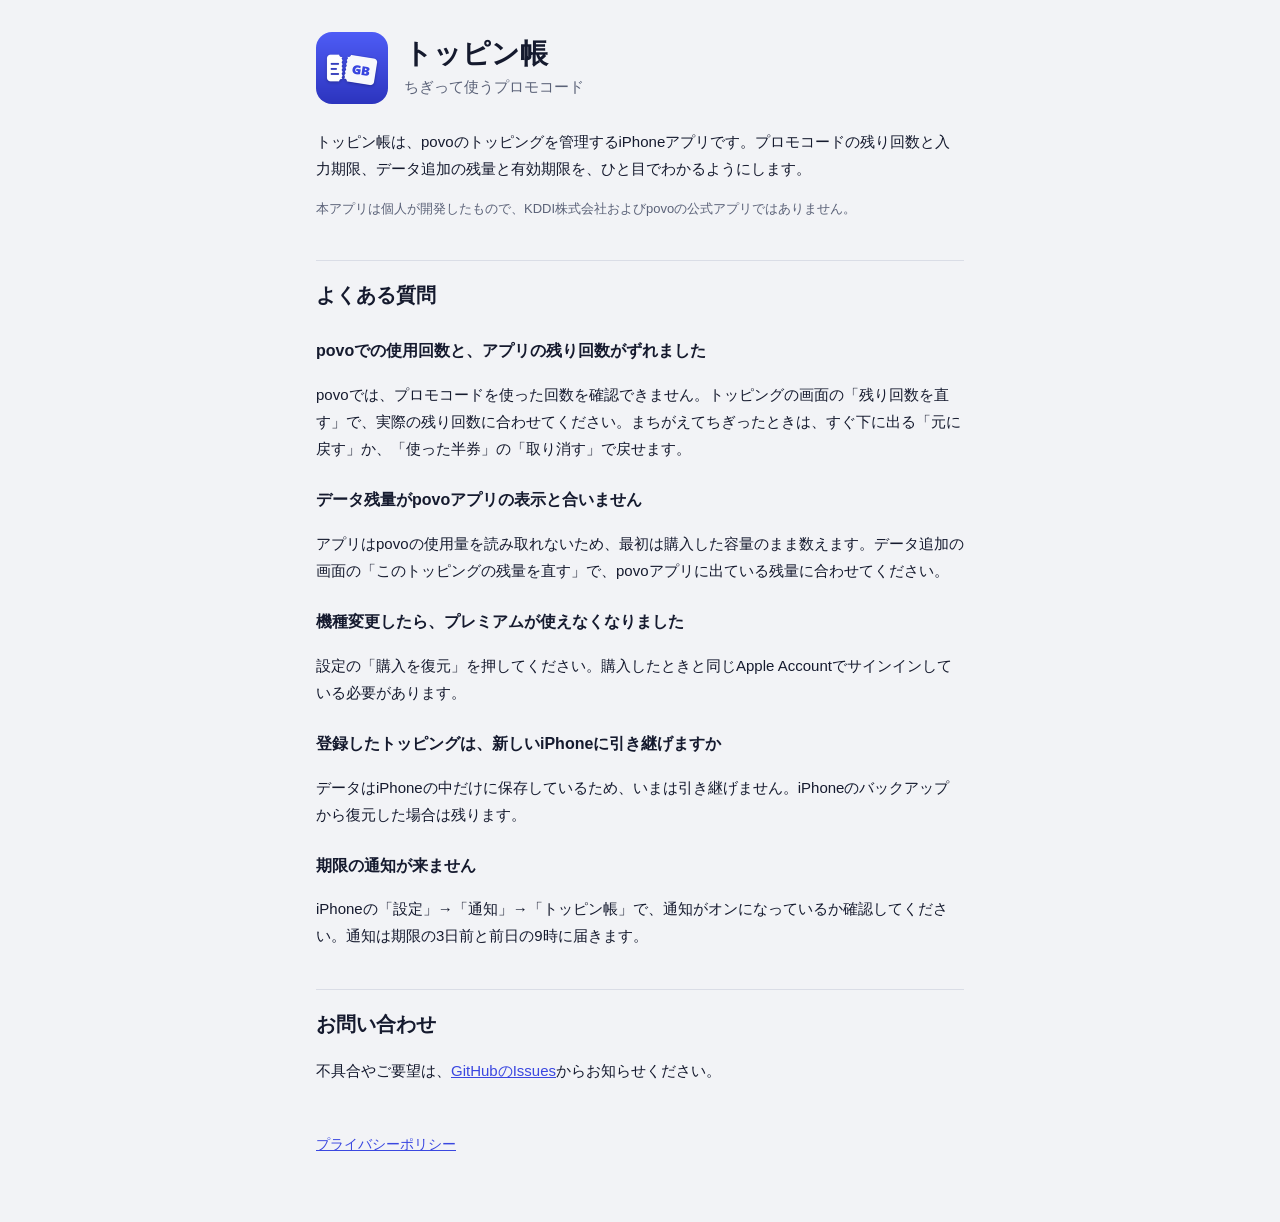
<file: index.html>
<!doctype html>
<html lang="ja">
<head>
<meta charset="utf-8">
<meta name="viewport" content="width=device-width, initial-scale=1">
<title>トッピン帳 サポート</title>
<link rel="stylesheet" href="style.css">
</head>
<body>
<main>
  <header>
    <img src="icon.png" alt="" width="72" height="72">
    <div>
      <h1>トッピン帳</h1>
      <p class="sub">ちぎって使うプロモコード</p>
    </div>
  </header>

  <p>トッピン帳は、povoのトッピングを管理するiPhoneアプリです。プロモコードの残り回数と入力期限、データ追加の残量と有効期限を、ひと目でわかるようにします。</p>
  <p class="note">本アプリは個人が開発したもので、KDDI株式会社およびpovoの公式アプリではありません。</p>

  <h2>よくある質問</h2>

  <h3>povoでの使用回数と、アプリの残り回数がずれました</h3>
  <p>povoでは、プロモコードを使った回数を確認できません。トッピングの画面の「残り回数を直す」で、実際の残り回数に合わせてください。まちがえてちぎったときは、すぐ下に出る「元に戻す」か、「使った半券」の「取り消す」で戻せます。</p>

  <h3>データ残量がpovoアプリの表示と合いません</h3>
  <p>アプリはpovoの使用量を読み取れないため、最初は購入した容量のまま数えます。データ追加の画面の「このトッピングの残量を直す」で、povoアプリに出ている残量に合わせてください。</p>

  <h3>機種変更したら、プレミアムが使えなくなりました</h3>
  <p>設定の「購入を復元」を押してください。購入したときと同じApple Accountでサインインしている必要があります。</p>

  <h3>登録したトッピングは、新しいiPhoneに引き継げますか</h3>
  <p>データはiPhoneの中だけに保存しているため、いまは引き継げません。iPhoneのバックアップから復元した場合は残ります。</p>

  <h3>期限の通知が来ません</h3>
  <p>iPhoneの「設定」→「通知」→「トッピン帳」で、通知がオンになっているか確認してください。通知は期限の3日前と前日の9時に届きます。</p>

  <h2>お問い合わせ</h2>
  <p>不具合やご要望は、<a href="https://github.com/toshikimatsu/toppincho-support/issues">GitHubのIssues</a>からお知らせください。</p>

  <footer>
    <a href="privacy.html">プライバシーポリシー</a>
  </footer>
</main>
</body>
</html>
</file>
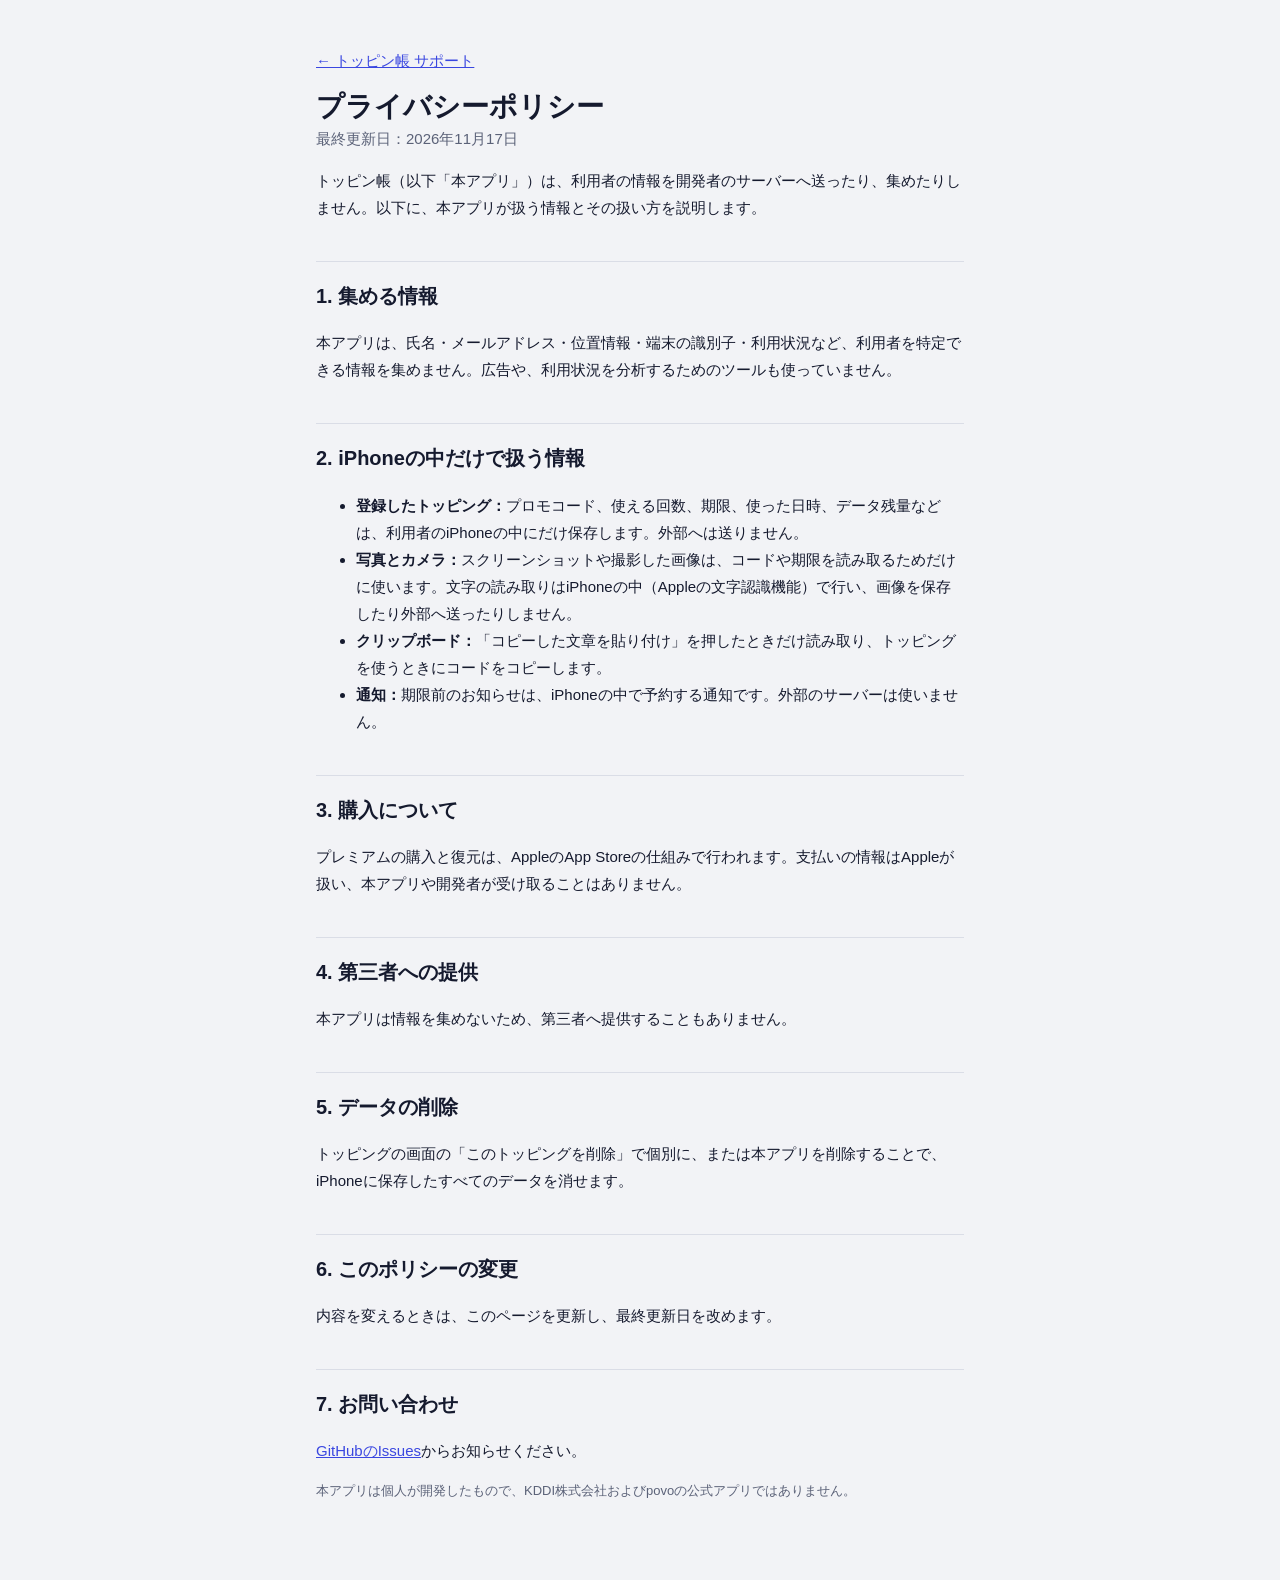
<file: privacy.html>
<!doctype html>
<html lang="ja">
<head>
<meta charset="utf-8">
<meta name="viewport" content="width=device-width, initial-scale=1">
<title>トッピン帳 プライバシーポリシー</title>
<link rel="stylesheet" href="style.css">
</head>
<body>
<main>
  <p><a href="./">← トッピン帳 サポート</a></p>
  <h1>プライバシーポリシー</h1>
  <p class="sub">最終更新日：2026年11月17日</p>

  <p>トッピン帳（以下「本アプリ」）は、利用者の情報を開発者のサーバーへ送ったり、集めたりしません。以下に、本アプリが扱う情報とその扱い方を説明します。</p>

  <h2>1. 集める情報</h2>
  <p>本アプリは、氏名・メールアドレス・位置情報・端末の識別子・利用状況など、利用者を特定できる情報を集めません。広告や、利用状況を分析するためのツールも使っていません。</p>

  <h2>2. iPhoneの中だけで扱う情報</h2>
  <ul>
    <li><strong>登録したトッピング：</strong>プロモコード、使える回数、期限、使った日時、データ残量などは、利用者のiPhoneの中にだけ保存します。外部へは送りません。</li>
    <li><strong>写真とカメラ：</strong>スクリーンショットや撮影した画像は、コードや期限を読み取るためだけに使います。文字の読み取りはiPhoneの中（Appleの文字認識機能）で行い、画像を保存したり外部へ送ったりしません。</li>
    <li><strong>クリップボード：</strong>「コピーした文章を貼り付け」を押したときだけ読み取り、トッピングを使うときにコードをコピーします。</li>
    <li><strong>通知：</strong>期限前のお知らせは、iPhoneの中で予約する通知です。外部のサーバーは使いません。</li>
  </ul>

  <h2>3. 購入について</h2>
  <p>プレミアムの購入と復元は、AppleのApp Storeの仕組みで行われます。支払いの情報はAppleが扱い、本アプリや開発者が受け取ることはありません。</p>

  <h2>4. 第三者への提供</h2>
  <p>本アプリは情報を集めないため、第三者へ提供することもありません。</p>

  <h2>5. データの削除</h2>
  <p>トッピングの画面の「このトッピングを削除」で個別に、または本アプリを削除することで、iPhoneに保存したすべてのデータを消せます。</p>

  <h2>6. このポリシーの変更</h2>
  <p>内容を変えるときは、このページを更新し、最終更新日を改めます。</p>

  <h2>7. お問い合わせ</h2>
  <p><a href="https://github.com/toshikimatsu/toppincho-support/issues">GitHubのIssues</a>からお知らせください。</p>

  <p class="note">本アプリは個人が開発したもので、KDDI株式会社およびpovoの公式アプリではありません。</p>
</main>
</body>
</html>
</file>
<file: style.css>
:root {
  --bg: #f2f3f6;
  --surface: #ffffff;
  --ink: #151a2e;
  --muted: #5b6278;
  --accent: #3a47e0;
  --line: #dadde6;
}
@media (prefers-color-scheme: dark) {
  :root {
    --bg: #0f1117;
    --surface: #1a1d27;
    --ink: #eceef5;
    --muted: #9aa1b7;
    --accent: #8e98ff;
    --line: #2c3140;
  }
}
* { box-sizing: border-box; }
body {
  margin: 0;
  background: var(--bg);
  color: var(--ink);
  font-family: -apple-system, BlinkMacSystemFont, "Hiragino Sans", "Noto Sans JP", sans-serif;
  line-height: 1.8;
}
main {
  max-width: 680px;
  margin: 0 auto;
  padding: 32px 16px 64px;
}
header { display: flex; align-items: center; gap: 16px; margin-bottom: 24px; }
header img { border-radius: 16px; }
h1 { font-size: 28px; margin: 0; line-height: 1.3; }
h2 { font-size: 20px; margin: 40px 0 8px; padding-top: 16px; border-top: 1px solid var(--line); }
h3 { font-size: 16px; margin: 24px 0 4px; }
p, li { font-size: 15px; }
.sub { color: var(--muted); margin: 0; }
.note { color: var(--muted); font-size: 13px; }
a { color: var(--accent); }
footer { margin-top: 48px; font-size: 14px; }
</file>
